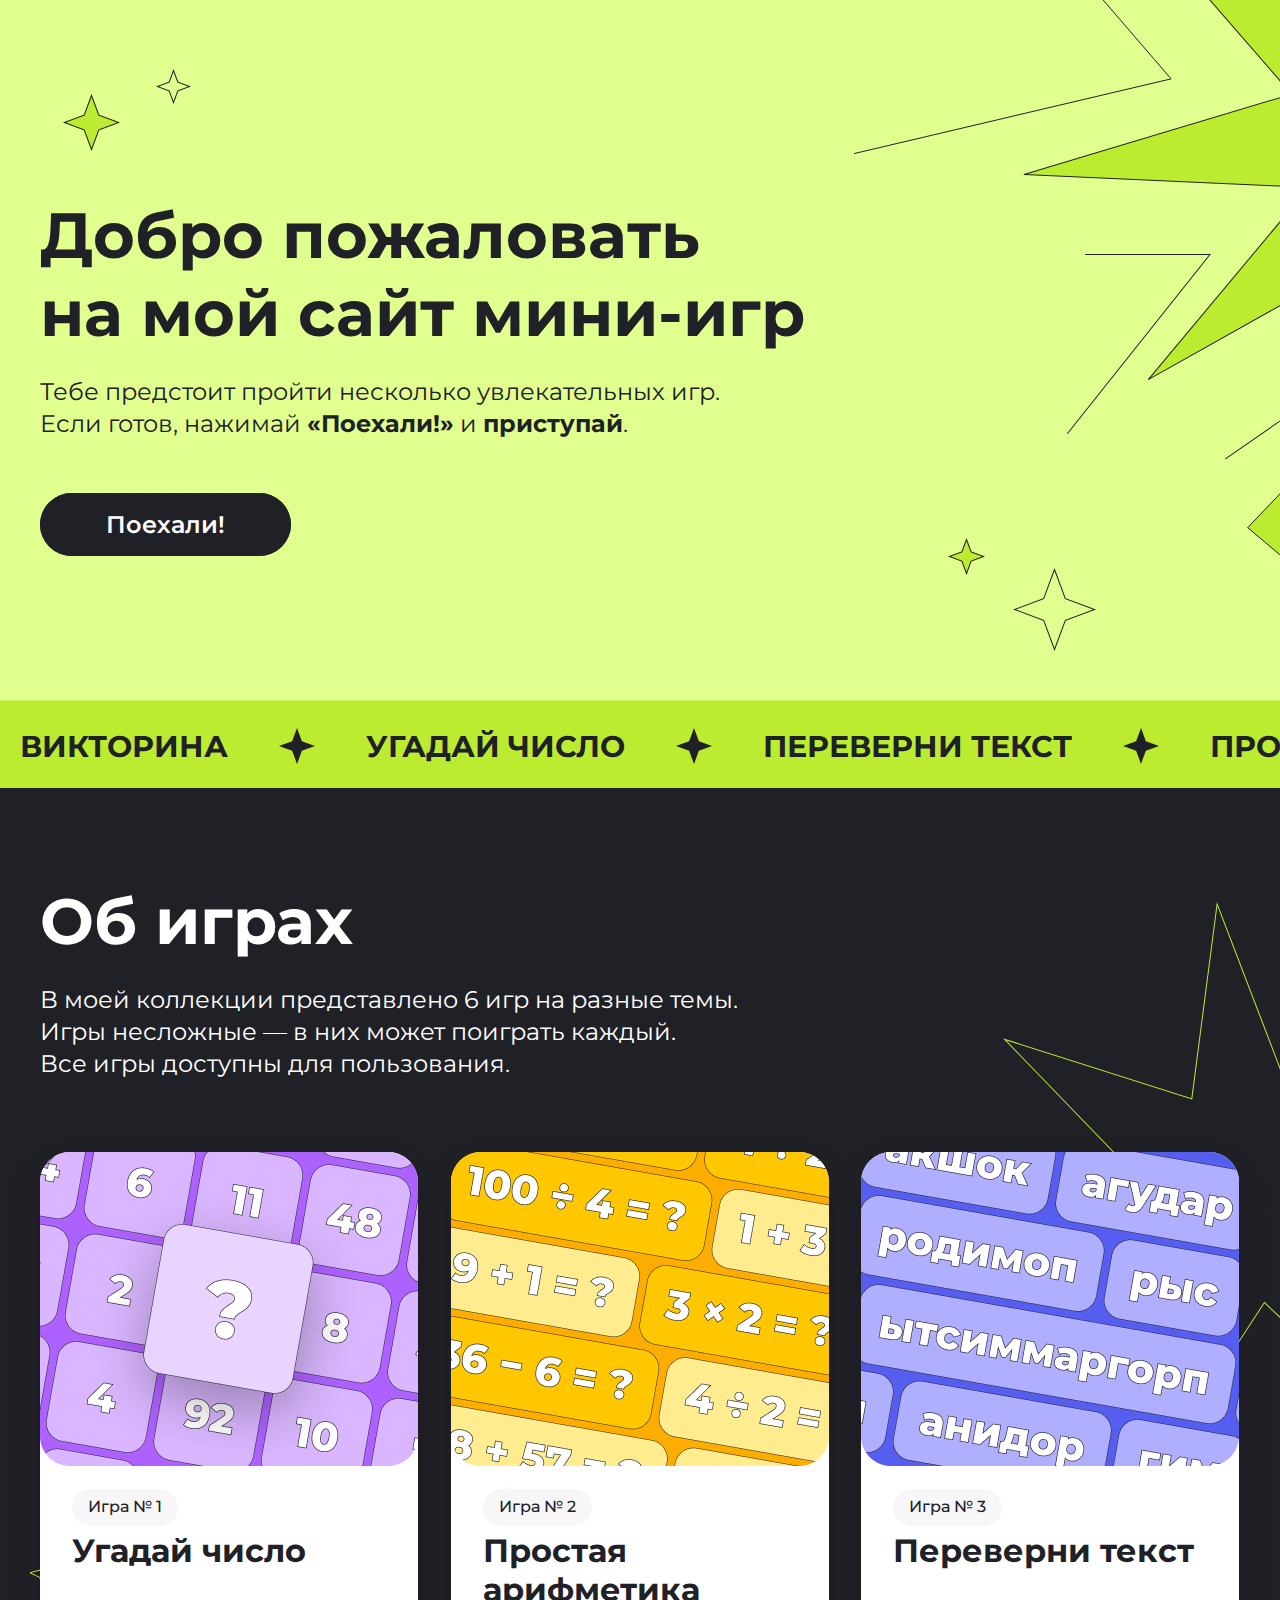
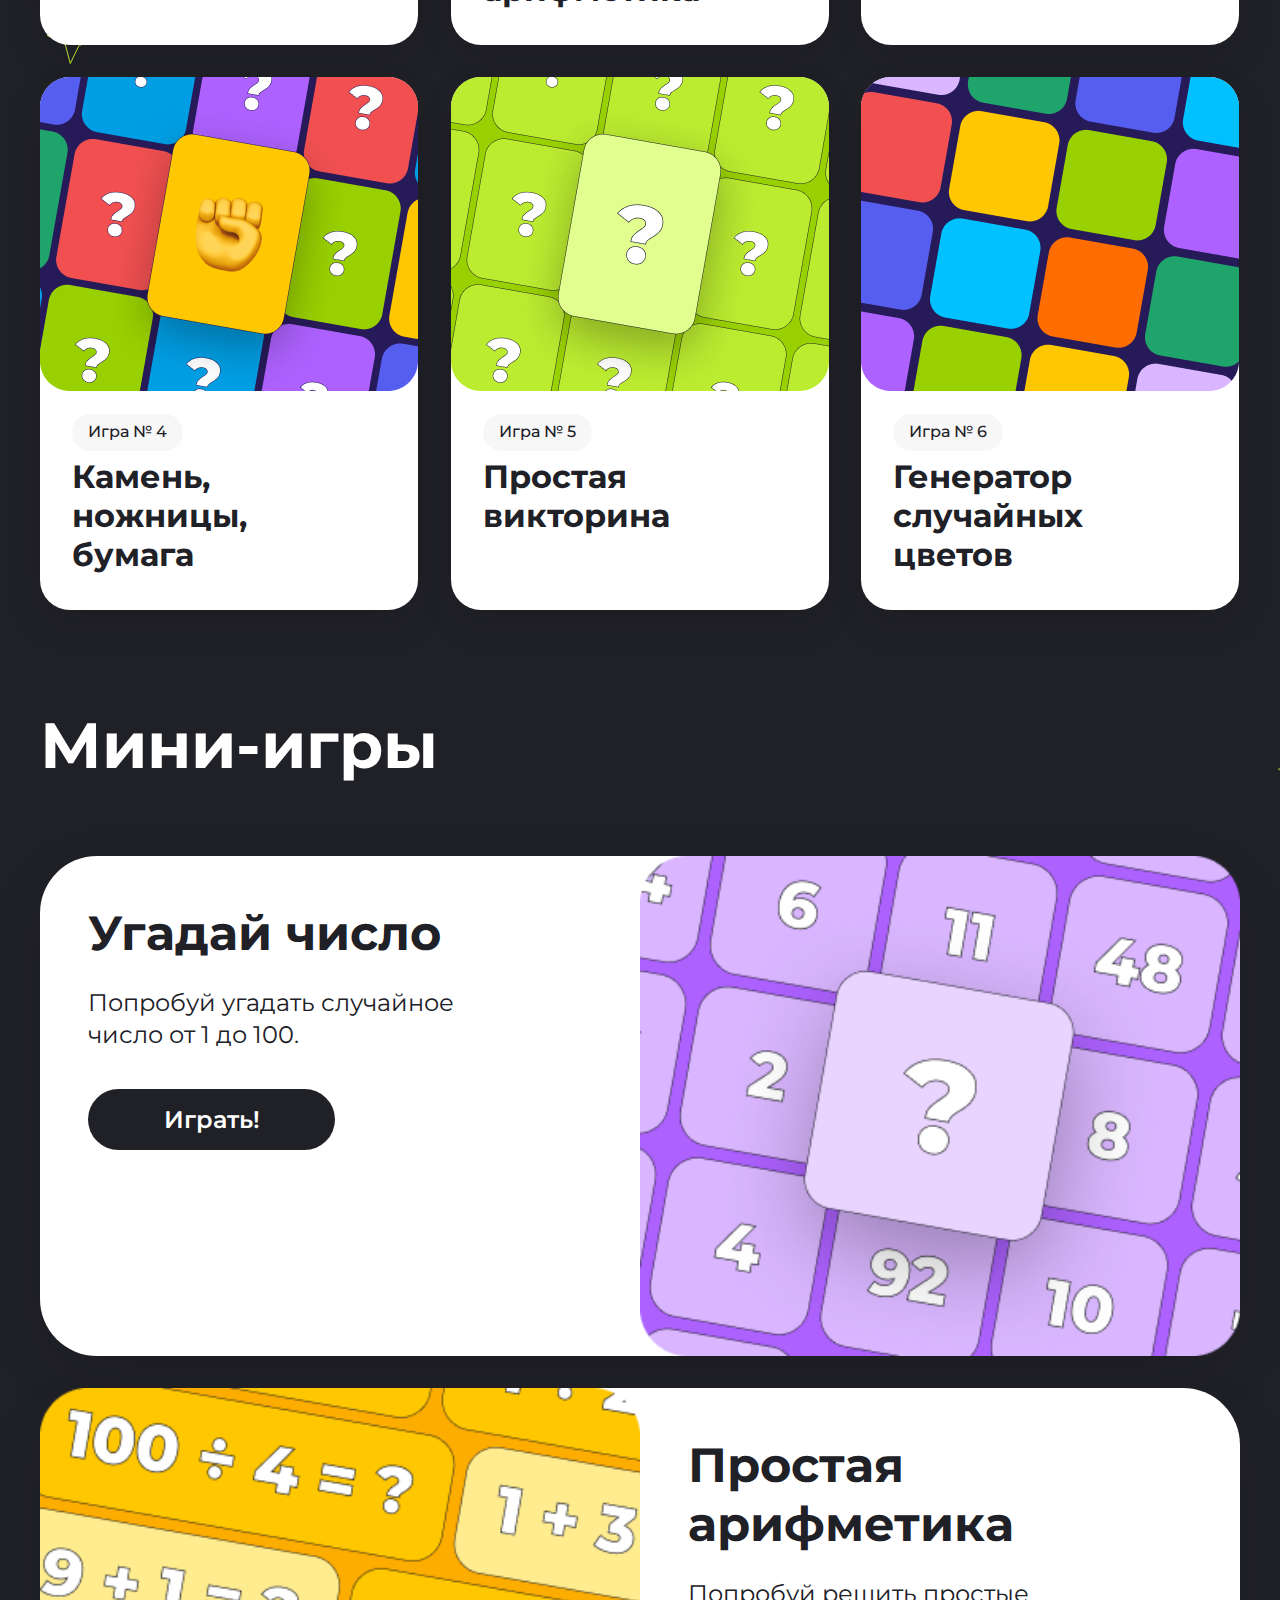
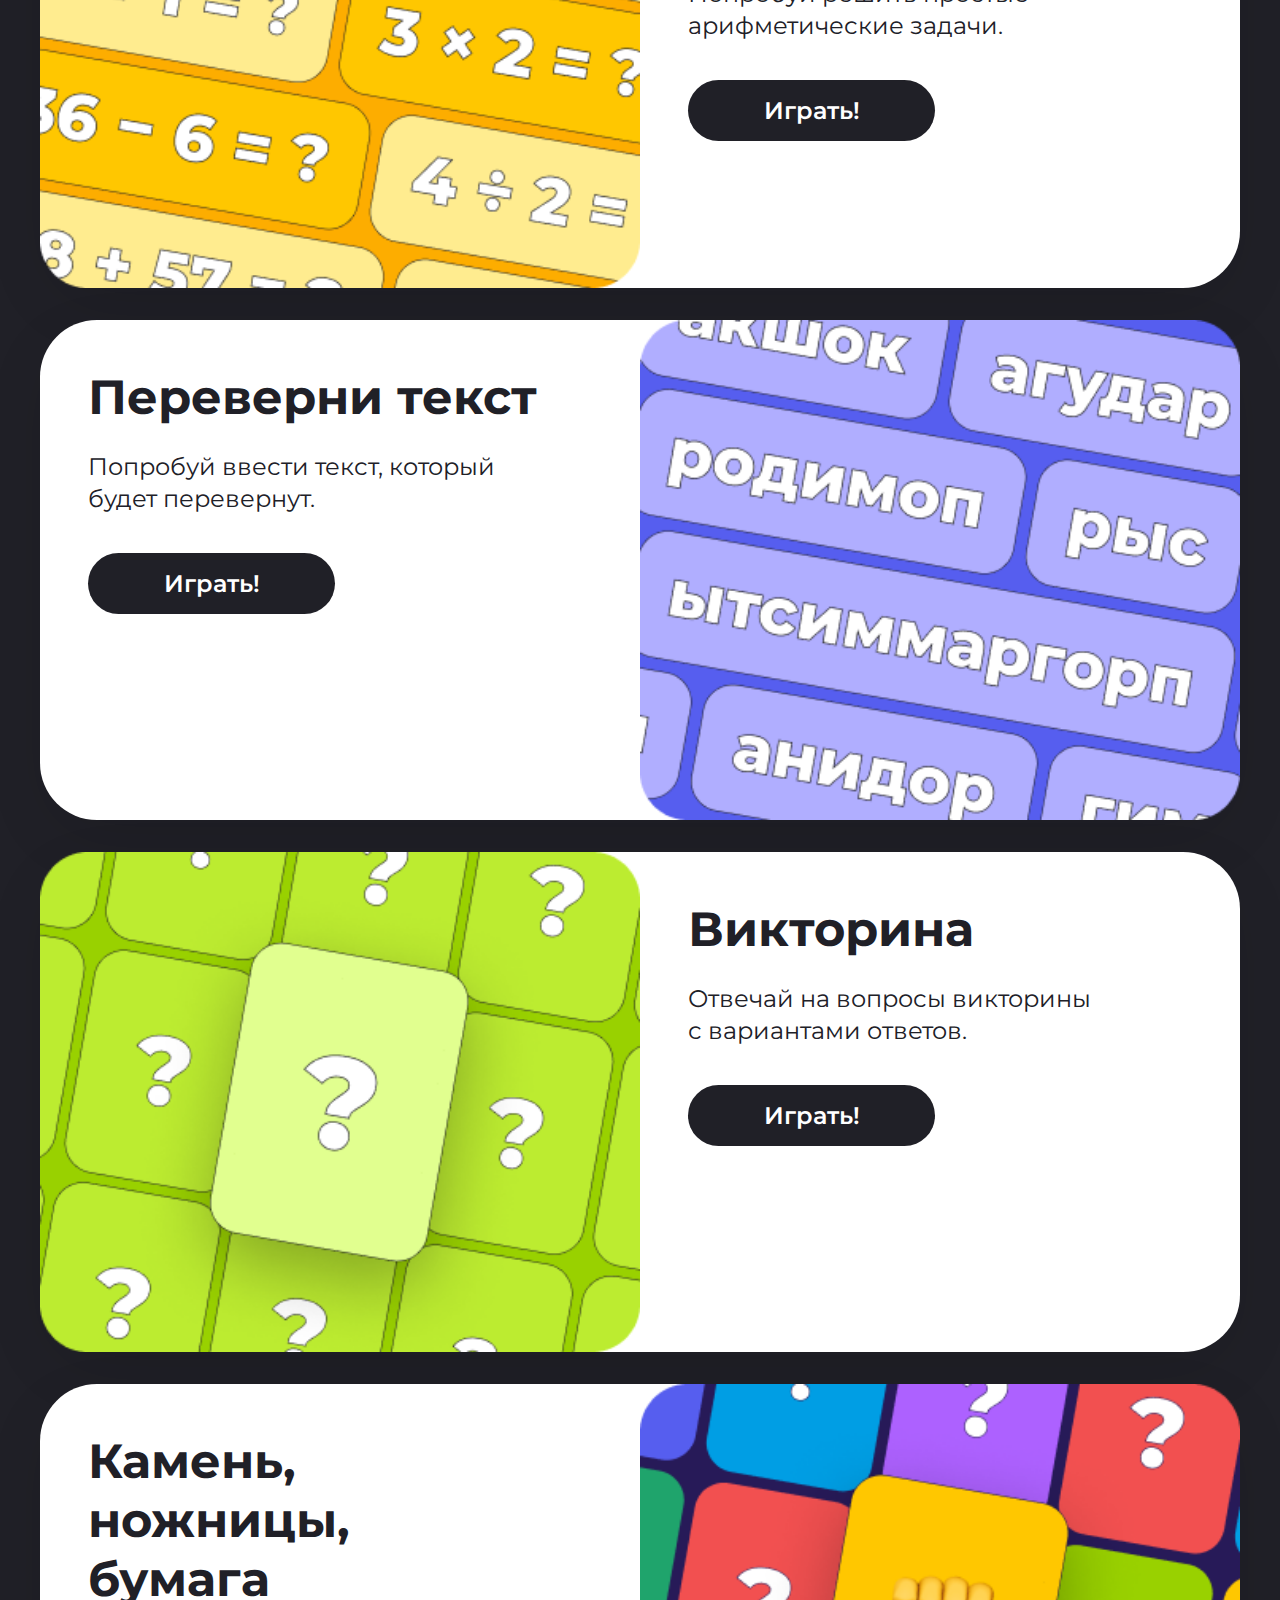
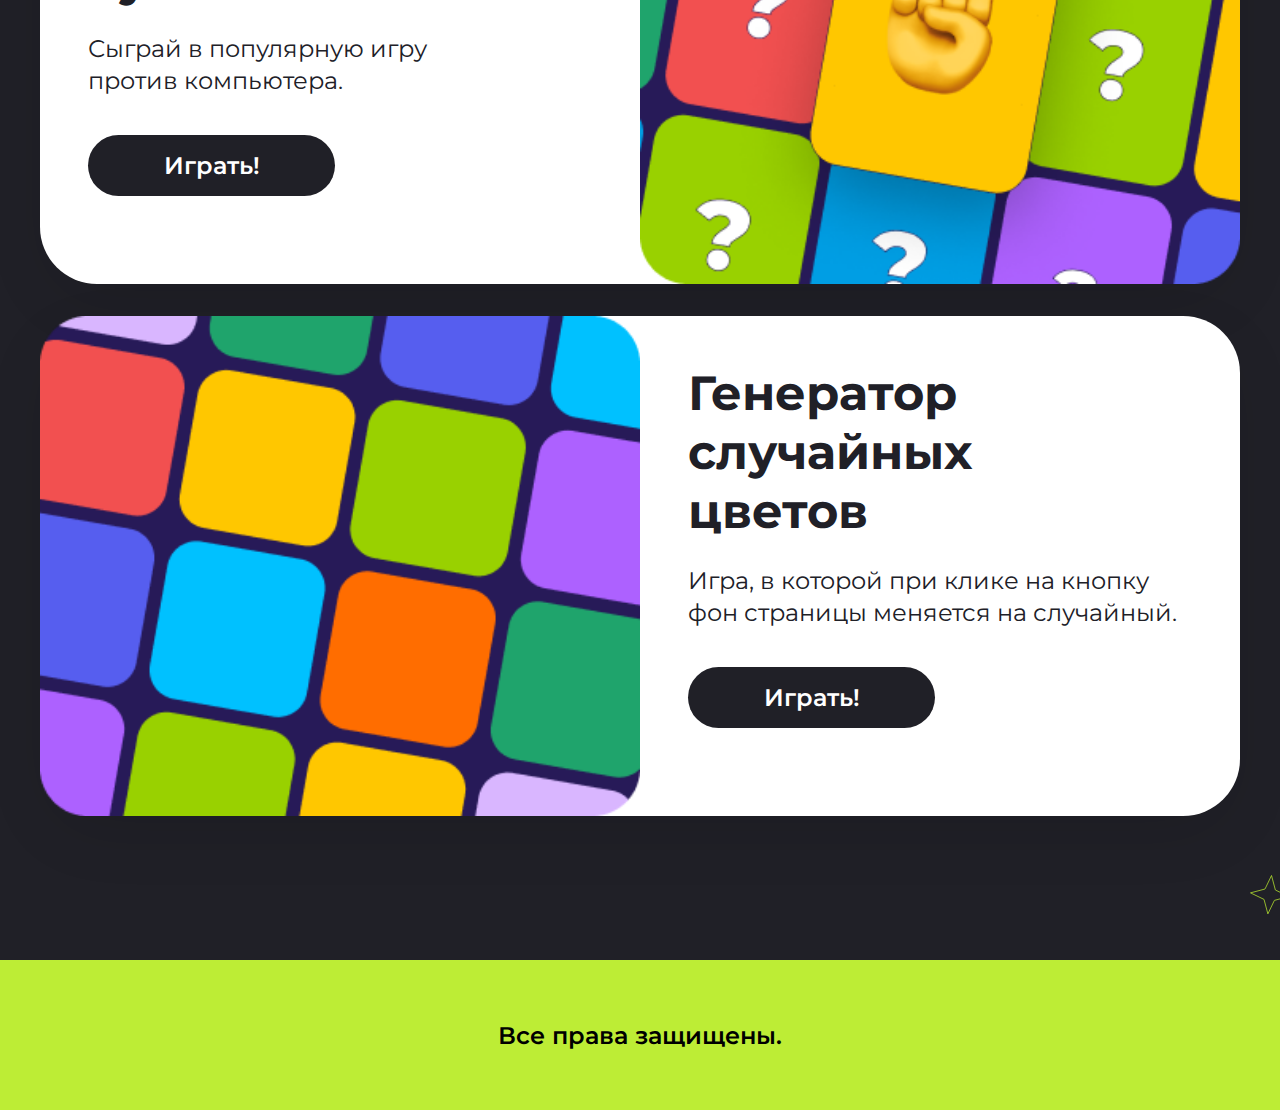
<file: index.html>
<!DOCTYPE html>
<html lang="en">
<head>
    <meta charset="UTF-8">
    <meta name="viewport" content="width=device-width, initial-scale=1.0">
    <link rel="preconnect" href="https://fonts.googleapis.com">
    <link rel="preconnect" href="https://fonts.gstatic.com"     crossorigin>
    <link href="https://fonts.googleapis.com/css2?family=Montserrat:ital,wght@0,100..900;1,100..900&display=swap&subset=cyrillic" rel="stylesheet">
    <link rel="stylesheet" href="style.css">
    <title>Homework</title>
</head>
<body>
    <header class="top center">
        <img class="top__star-2" src="img/Star-2.svg" alt="star">
        <img class="top__star-3" src="img/Star-3.svg" alt="star">
        <img class="top__star-5" src="img/Star-5.svg" alt="star">
        <img class="top__star-4" src="img/Star-4.svg" alt="star">
        <img class="top__BigStar" src="img/BigStar.svg" alt="star">
        <img class="top__ray-1" src="img/ray-1.svg" alt="ray">
        <img class="top__ray-2" src="img/ray-2.svg" alt="ray">
        <img class="top__ray-3" src="img/ray-3.svg" alt="ray">
        <img class="top__ray-4" src="img/ray-4.svg" alt="ray">
        <img class="top__ray-5" src="img/ray-5.svg" alt="ray">

        <div class="top-text">
            <h1 class="top-text__heading">Добро пожаловать <br> на мой сайт мини-игр</h1>
            <p class="top-text__text"> Тебе предстоит пройти несколько увлекательных игр. Если готов, нажимай <span class="top-text__text-go">«Поехали!»</span> и <span class="top-text__text-started">приступай</span>.</p>
            <a href="#games" class="top-text__btn top-text__btn_hover">Поехали!</a>
        </div>

        <div class="line">
            <div class="line__content">
                <p class="line__heading line__heading_indent">Викторина</p>
                <img class="line__Star" src="img/StarLine-1.svg" alt="BlackStar">
                <p class="line__heading">угадай число</p>
                <img class="line__Star" src="img/StarLine-1.svg" alt="BlackStar">
                <p class="line__heading">Переверни текст</p>
                <img class="line__Star" src="img/StarLine-1.svg" alt="BlackStar">
                <p class="line__heading">Простая арифметика</p>
                <img class="line__Star" src="img/StarLine-1.svg" alt="BlackStar">
                <p class="line__heading">Камень, ножницы, бумага</p>
                <img class="line__Star" src="img/StarLine-1.svg" alt="BlackStar">
                <p class="line__heading">Генератор случайных цветов</p>
                <img class="line__Star" src="img/StarLine-1.svg" alt="BlackStar">
            </div>
        </div>
    </header>

    <div id="games" class="Games center">

        <img class="Games__img" src="img/BigStarG.svg" alt="game">

        <img class="Games__decoration1" src="img/Stargame1.svg" alt="game">

        <img class="Games__decoration2" src="img/Stargame2.svg" alt="game">

        <div class="Games__text">
            <p class="Games__heading">Об играх</p>
            <p class="Games__description">В моей коллекции представлено 6 игр на разные темы.<br>Игры несложные — в них может поиграть каждый.<br>
                Все игры доступны для пользования.</p>
        </div>
        <div class="card">
            
            <article class="card__game card__game--hover">
                <a href="#guess" class="card__link">
                    <div class="card__info">
                        <img class="card__img" src="img/game1.png" alt="Игра 'Угадай число'">
                        <div class="card__name">
                            <span class="card__number">Игра № 1</span>
                            <h3 class="card__heading">Угадай число</h3>
                        </div>
                    </div>
                </a>
            </article>

            <article class="card__game card__game--hover">
                <a href="#arithmetic" class="card__link">
                    <div class="card__info">
                        <img class="card__img" src="img/game2.png" alt="Игра 'Простая арифметика'">
                        <div class="card__name">
                            <span class="card__number">Игра № 2</span>
                            <h3 class="card__heading">Простая арифметика</h3>
                        </div>
                    </div>
                </a>
            </article>

            <article class="card__game card__game--hover">
                <a href="#text" class="card__link">
                    <div class="card__info">
                        <img class="card__img" src="img/game3.png" alt="Игра 'Переверни текст'">
                        <div class="card__name">
                            <span class="card__number">Игра № 3</span>
                            <h3 class="card__heading">Переверни текст</h3>
                        </div>
                    </div>
                </a>
            </article>

            <article class="card__game card__game--hover">
                <a href="#stone" class="card__link">
                    <div class="card__info">
                        <img class="card__img" src="img/game4.png" alt="Игра 'Камень, ножницы, бумага'">
                        <div class="card__name">
                            <span class="card__number">Игра № 4</span>
                            <h3 class="card__heading">Камень, <br> ножницы, <br> бумага</h3>
                        </div>
                    </div>
                </a>
            </article>

            <article class="card__game card__game--hover">
                <a href="#quiz" class="card__link">
                    <div class="card__info">
                        <img class="card__img" src="img/game5.png" alt="Игра 'Простая викторина'">
                        <div class="card__name">
                            <span class="card__number">Игра № 5</span>
                            <h3 class="card__heading">Простая <br> викторина</h3>
                        </div>
                    </div>
                </a>
            </article>

            <article class="card__game card__game--hover">
                <a href="#generator" class="card__link">
                    <div class="card__info">
                        <img class="card__img" src="img/game6.png" alt="Игра 'Генератор случайных цветов'">
                        <div class="card__name">
                            <span class="card__number">Игра № 6</span>
                            <h3 class="card__heading">Генератор <br> случайных <br> цветов</h3>
                        </div>
                    </div>
                </a>
            </article>
        </div>
    </div>
    <div id="mini-game" class="mini-game center">

        <img class="mini-game__star1" src="img/Stargame1.svg" alt="mini-game">

        <img class="mini-game__star2" src="img/Stargame1.svg" alt="mini-game">

        <img class="mini-game__star3" src="img/Stargame1.svg" alt="mini-game">

        <img class="mini-game__star4" src="img/Stargame1.svg" alt="mini-game">
        <section class="mini-game__content">
            <h2 class="mini-game__heading">Мини-игры</h2>
            <div class="game-card">
                <article id="guess" class="game-card__number">
                    <div class="game-card__info">
                        <div class="game-card__name">
                            <h2 class="game-card__heading">Угадай число</h2>
                            <p class="game-card__text">Попробуй угадать случайное <br> число от 1 до 100.</p>
                            <a class="game-card__btn game-card__btn_hover" href="#">Играть!</a>
                        </div>
                        <img class="game-card__img" src="img/game1.png" alt="Угадай число">
                    </div>
                </article>

                <article id="arithmetic" class="game-card__number">
                    <div class="game-card__info game-card__info_flex">
                        <img class="game-card__img" src="img/game2.png" alt="Простая арифметика">
                        <div class="game-card__name">
                            <h2 class="game-card__heading">Простая арифметика</h2>
                            <p class="game-card__text">Попробуй решить простые арифметические задачи.</p>
                            <a class="game-card__btn game-card__btn_hover" href="#">Играть!</a>
                        </div>                        
                    </div>
                </article>

                <article id="text" class="game-card__number">
                    <div class="game-card__info">
                        <div class="game-card__name">
                            <h2 class="game-card__heading">Переверни текст</h2>
                            <p class="game-card__text">Попробуй ввести текст, который <br> будет перевернут.</p>
                            <a class="game-card__btn game-card__btn_hover" href="#">Играть!</a>
                        </div>
                        <img class="game-card__img" src="img/game3.png" alt="Переверни текст">
                    </div>
                </article>

                <article id="quiz" class="game-card__number">
                    <div class="game-card__info game-card__info_flex">
                         <img class="game-card__img" src="img/game5.png" alt="Викторина">
                        <div class="game-card__name">
                            <h2 class="game-card__heading">Викторина</h2>
                            <p class="game-card__text">Отвечай на вопросы викторины <br> с вариантами ответов.</p>
                            <a class="game-card__btn game-card__btn_hover" href="#">Играть!</a>
                        </div>                        
                    </div>
                </article>

                <article id="stone" class="game-card__number">
                    <div class="game-card__info">
                        <div class="game-card__name">
                            <h2 class="game-card__heading">Камень, <br> ножницы, <br> бумага</h2>
                            <p class="game-card__text">Сыграй в популярную игру <br> против компьютера.</p>
                            <a class="game-card__btn game-card__btn_hover" href="#">Играть!</a>
                        </div>
                        <img class="game-card__img" src="img/game4.png" alt="Камень, ножницы, бумага">
                    </div>
                </article>

                <article id="generator" class="game-card__number">
                    <div class="game-card__info game-card__info_flex">
                         <img class="game-card__img" src="img/game6.png" alt="Генератор случайных цветов">
                        <div class="game-card__name">
                            <h2 class="game-card__heading">Генератор случайных <br> цветов</h2>
                            <p class="game-card__text">Игра, в которой при клике на кнопку фон страницы меняется на случайный.</p>
                            <a class="game-card__btn game-card__btn_hover" href="#">Играть!</a>
                        </div>                        
                    </div>
                </article>
            </div>
        </section>
    </div>
    <footer class="footer">
        <p class="footer__text">Все права защищены.</p>
    </footer>
    <script src="Script.js"></script>
</body>
</html>
</file>
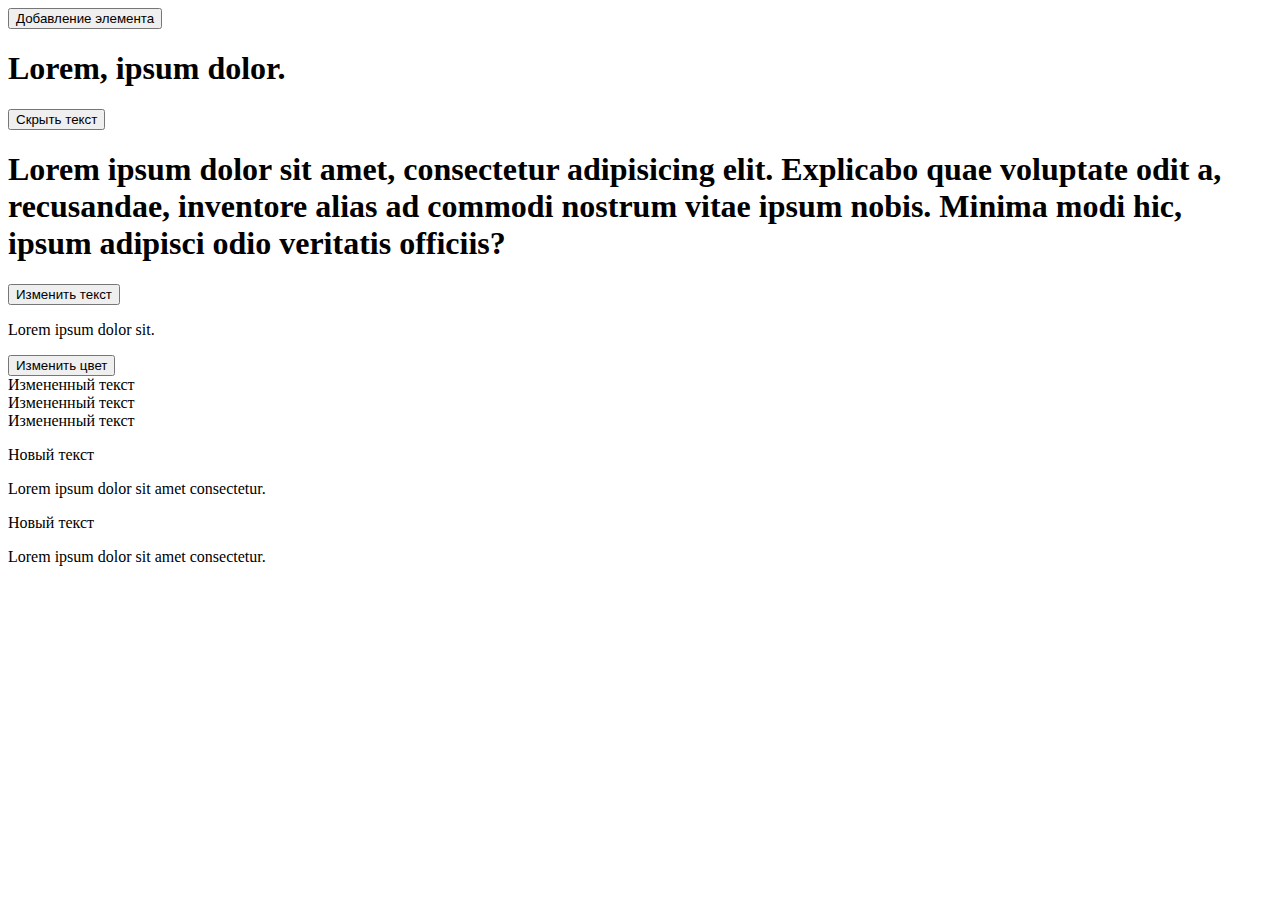
<file: DOM.html>
<!DOCTYPE html>
<html lang="en">
<head>
    <meta charset="UTF-8">
    <meta name="viewport" content="width=device-width, initial-scale=1.0">
    <title>DOM</title>
    <style>
        .top_hidden{
            display: none;
        }
    </style>
</head>
<body>
 
    <button class="btnNewElement">Добавление элемента</button>

    <h1 class="top">Lorem, ipsum dolor.</h1>

    <button class="btn-top">Скрыть текст</button>

    <h1 class="heading">Lorem ipsum dolor sit amet, consectetur adipisicing elit. Explicabo quae voluptate odit a, recusandae, inventore alias ad commodi nostrum vitae ipsum nobis. Minima modi hic, ipsum adipisci odio veritatis officiis?</h1>

    <button class="btn">Изменить текст</button>

    <p class="text">Lorem ipsum dolor sit.</p>

    <button class="btn-text">Изменить цвет</button>

    <div class="description">Lorem ipsum dolor sit amet.</div>
    <div class="description">Lorem ipsum dolor sit amet.</div>
    <div class="description">Lorem ipsum dolor sit amet.</div>

    <p class="descriptions">Lorem ipsum dolor sit amet consectetur.</p>
    <p class="paragraph">Lorem ipsum dolor sit amet consectetur.</p>
    <p class="descriptions">Lorem ipsum dolor sit amet consectetur.</p>
    <p class="prg">Lorem ipsum dolor sit amet consectetur.</p>

    <script src="DOM.js"></script>
</body>
</html>
</file>
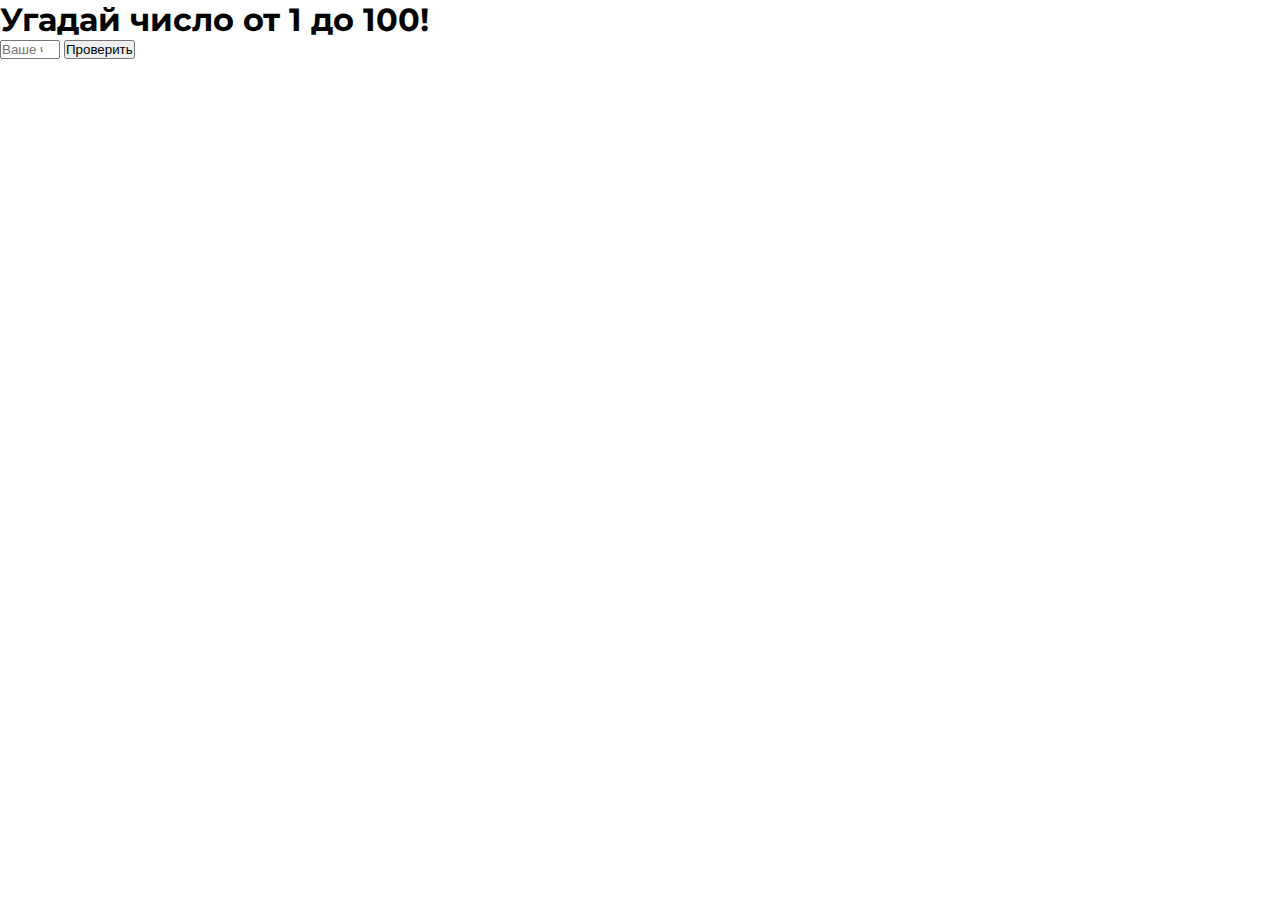
<file: game1.html>
<!DOCTYPE html>
<html lang="en">
<head>
    <meta charset="UTF-8">
    <meta name="viewport" content="width=device-width, initial-scale=1.0">
    <link rel="preconnect" href="https://fonts.googleapis.com">
    <link rel="preconnect" href="https://fonts.gstatic.com" crossorigin>
    <link href="https://fonts.googleapis.com/css2?family=Montserrat:ital,wght@0,100..900;1,100..900&display=swap&subset=cyrillic" rel="stylesheet">
    <link rel="stylesheet" href="style.css">
    <title>Угадай число</title>
</head>
<body>
    <div class="game-container">
        <h1>Угадай число от 1 до 100!</h1>
        <div class="input-group">
            <input type="number" id="guessInput" min="1" max="100" placeholder="Ваше число">
            <button onclick="checkGuess()">Проверить</button>
        </div>
        <div id="message"></div>
    </div>

    <script src="game1.js"></script>
</body>
</html>
</file>
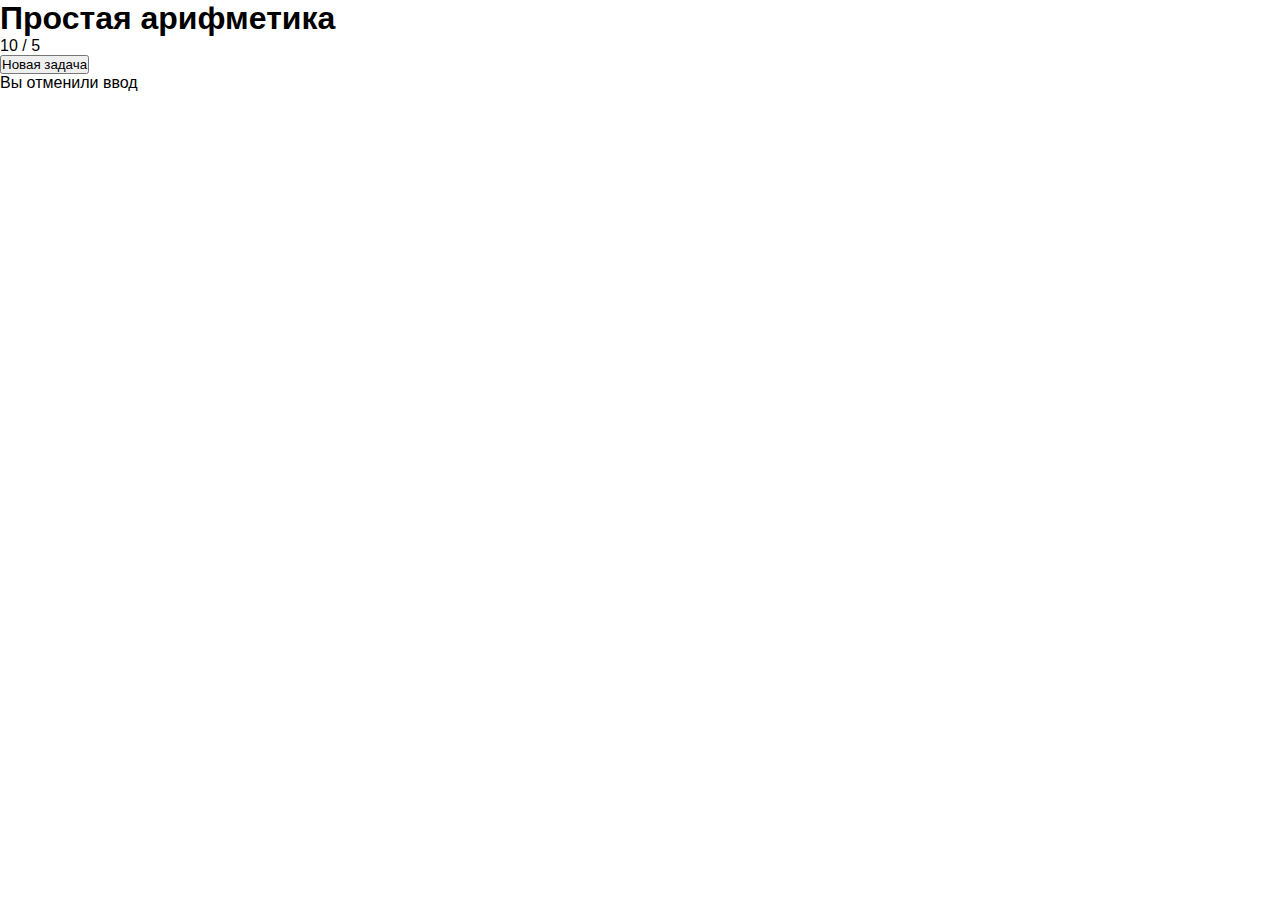
<file: game2.html>
<!DOCTYPE html>
<html lang="ru">
<head>
    <meta charset="UTF-8">
    <meta name="viewport" content="width=device-width, initial-scale=1.0">
    <link rel="stylesheet" href="style.css">
    <title>Простая арифметика</title>  
</head>
<body>
    <main class="game">
    <h1>Простая арифметика</h1>
    <div class="task" id="task"></div>
    <button onclick="startGame()">Новая задача</button>
    <div class="result" id="result"></div> </main> 
    <script src=game2.js></script>  
</body>
</html>
</file>
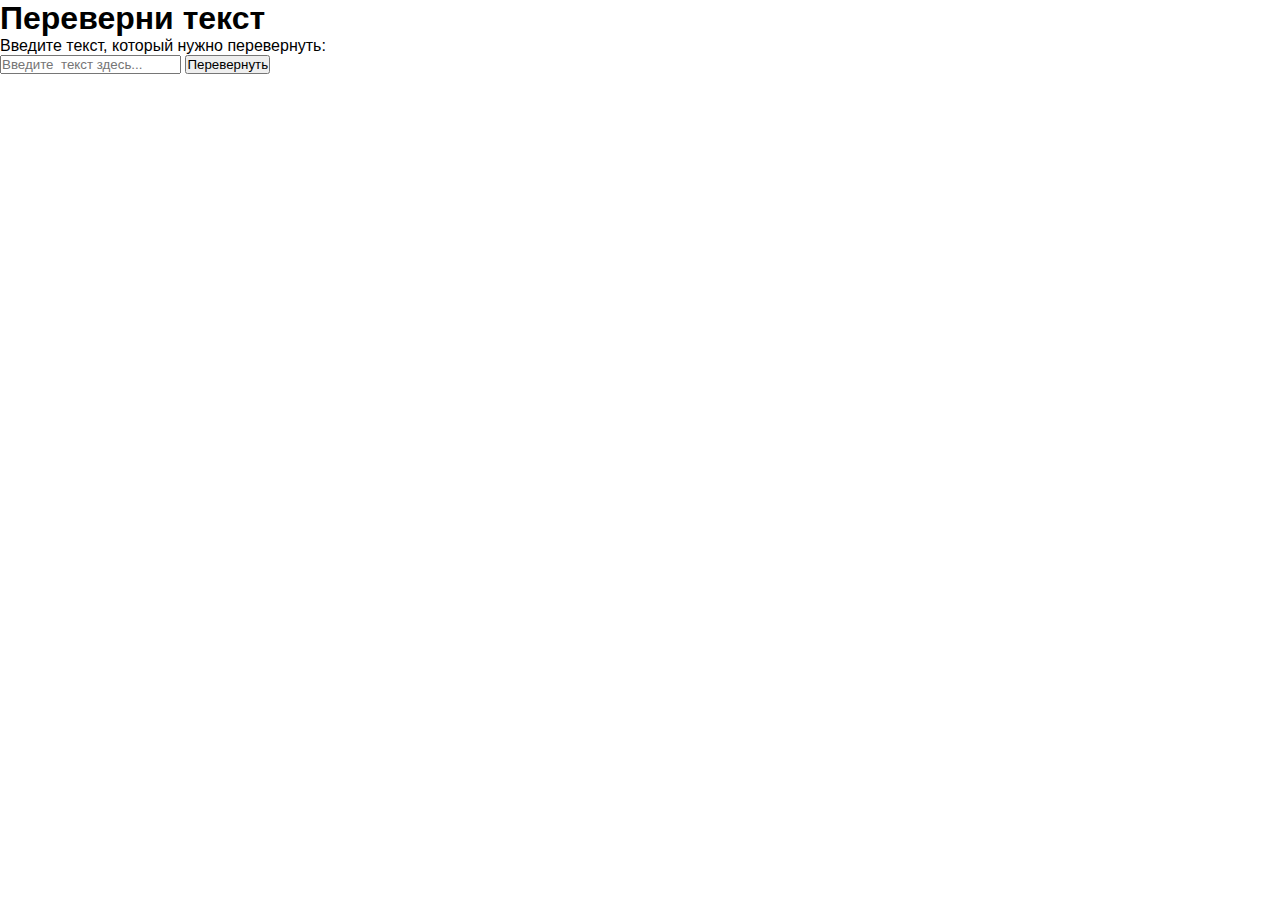
<file: game3.html>
<!DOCTYPE html>
<html lang="ru">
<head>
    <meta charset="UTF-8">
    <meta name="viewport" content="width=device-width, initial-scale=1.0">
    <link rel="stylesheet" href="style.css">
    <title>Переверни текст</title>
    
</head>
<body>
    <main class="game-text">
        <div class="container">
            <h1>Переверни текст</h1>
            <p>Введите текст, который нужно перевернуть:</p>
            <input type="text" id="userInput" placeholder="Введите  текст здесь...">
            <button onclick="reverseText()">Перевернуть</button>
            <div id="result"></div>
        </div>
    </main>
    <script src="game3.js"></script>
</body>
</html>
</file>
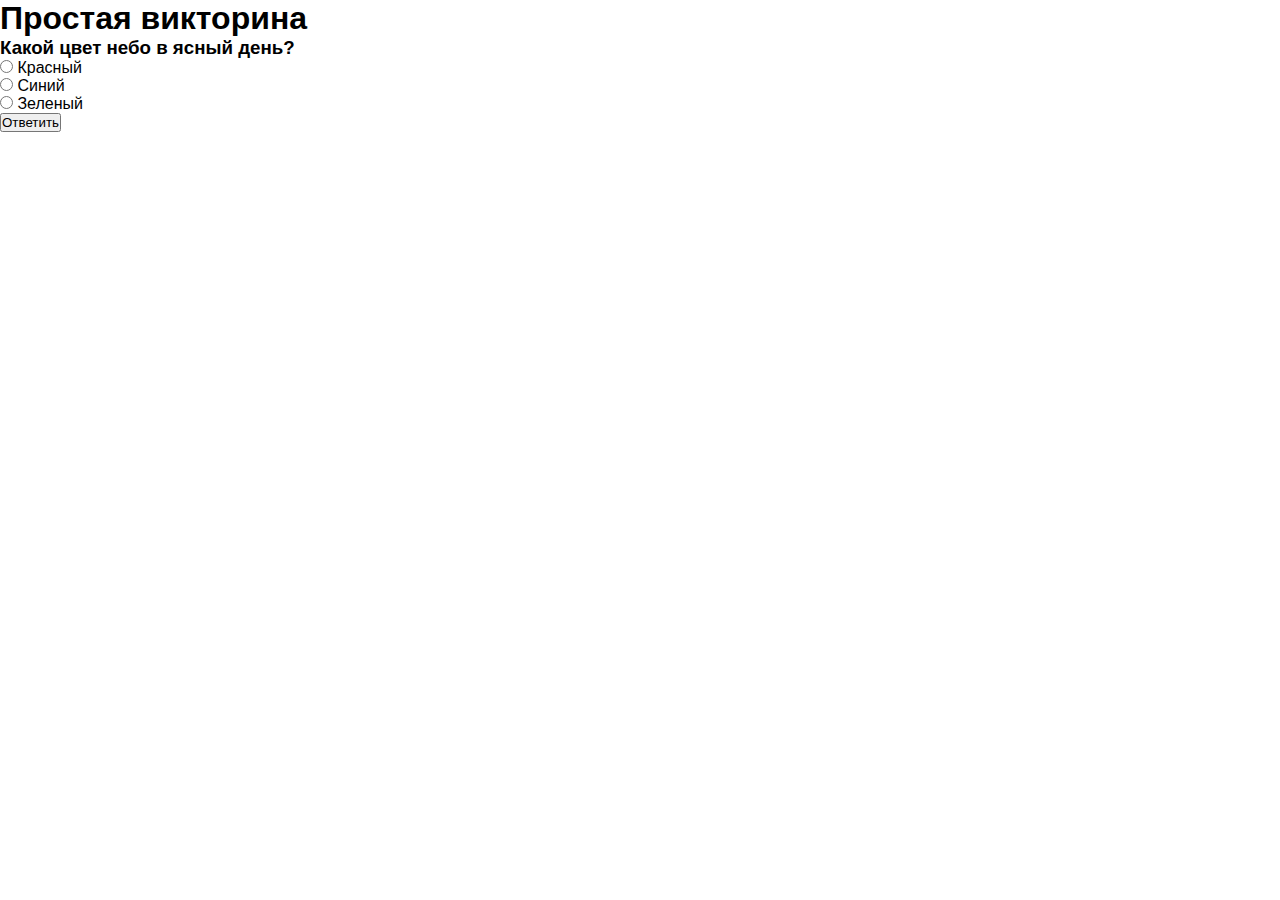
<file: game4.html>
<!DOCTYPE html>
<html lang="ru">
<head>
    <meta charset="UTF-8">
    <meta name="viewport" content="width=device-width, initial-scale=1.0">
    <link rel="stylesheet" href="style.css">
    <title>Простая викторина</title>
</head>
<body>
    <main class="game-quiz">
    <h1>Простая викторина</h1>
    <div id="quiz-container"></div>
    <div id="result"></div> 
    </main>
    <script src="game4.js"></script>   
</body>
</html>
</file>
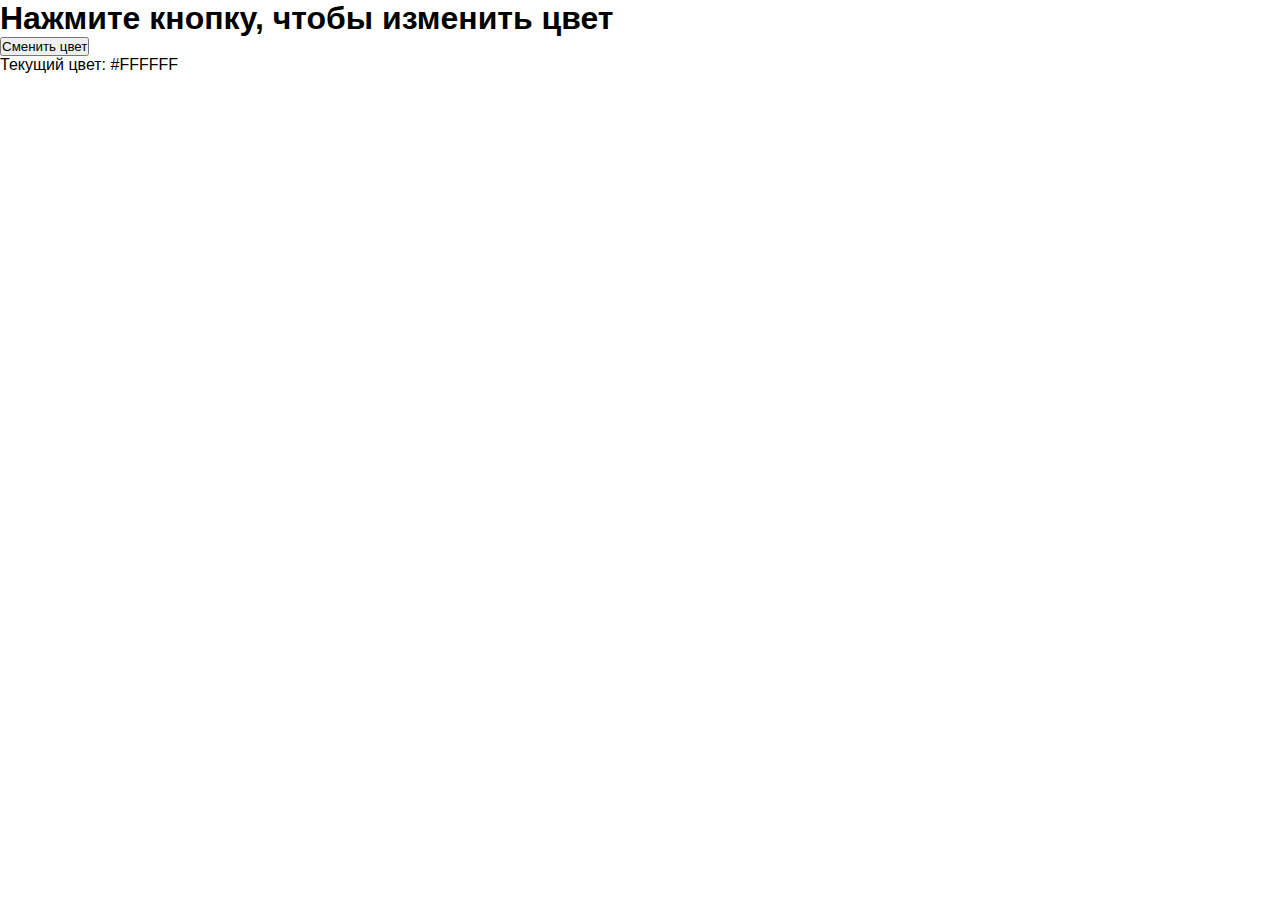
<file: game6.html>
<!DOCTYPE html>
<html lang="ru">
<head>
    <meta charset="UTF-8">
    <meta name="viewport" content="width=device-width, initial-scale=1.0">
    <link rel="stylesheet" href="style.css">
    <title>Генератор случайных цветов</title>
    
</head>
<body>
    <main class="generator-color">
        <h1 class="generator-color_heading">Нажмите кнопку, чтобы изменить цвет</h1>
        <button class="generator-color_btn">Сменить цвет</button>
        <div class="generator-color_code">Текущий цвет: #FFFFFF</div>
    </main>
    <script src="game6.js"></script>
</body>
</html>
</file>
<file: style.css>
* {
  padding: 0;
  margin: 0;
}

html {
  scroll-behavior: smooth;
}

body {
  font-family: "Montserrat", sans-serif;
}

a {
  text-decoration: none;
}

.center {
  padding-left: calc(50% - 600px);
  padding-right: calc(50% - 600px);
}

.top {
  overflow: hidden;
  position: relative;
  background: rgb(225, 255, 143);
}

.top__star-2 {
  position: absolute;
  left: 63px;
  top: 94px;
}

.top__star-3 {
  position: absolute;
  left: 156px;
  top: 69px;
}

.top__star-4 {
  position: absolute;
  left: 1013px;
  top: 568px;
}

.top__star-5 {
  position: absolute;
  left: 948px;
  top: 538px;
}

.top__BigStar {
  position: absolute;
  left: 1021px;
  top: -260.29px;
}

.top__ray-1 {
  position: absolute;
  left: 854px;
  top: -10px;
}

.top__ray-2 {
  position: absolute;
  left: 1067px;
  top: 254px;
}

.top__ray-3 {
  position: absolute;
  left: 1225px;
  top: 379px;
}

.top__ray-4 {
  position: absolute;
  left: 1247px;
  top: 468px;
}

.top__ray-5 {
  position: absolute;
  left: 1345px;
  top: 663px;
}

.top-text {
  padding-top: 196px;
  padding-bottom: 246px;
}

.top-text__heading {
  color: rgb(32, 32, 39);
  font-size: 64px;
  font-weight: 700;
  line-height: 78px;
  text-align: left;
}

.top-text__text {
  color: rgb(32, 32, 39);
  font-size: 24px;
  font-weight: 400;
  line-height: 32px;
  text-align: left;
  padding-top: 24px;
  padding-bottom: 68px;
  max-width: 720px;
}

.top-text__btn {
  box-sizing: border-box;
  border: 1px solid rgb(32, 32, 39);
  border-radius: 60px;
  background: rgb(32, 32, 39);
  color: rgb(255, 255, 255);
  font-family: Montserrat;
  font-size: 24px;
  font-weight: 600;
  line-height: 141.69%;
  text-align: center;
  padding: 16px 65px;
}

.top-text__btn_hover:hover {
  color: rgb(0, 0, 0);
  font-family: Montserrat;
  font-size: 24px;
  font-weight: 600;
  line-height: 141.69%;
  text-align: center;
  box-sizing: border-box;
  border: 1px solid rgb(0, 0, 0);
  border-radius: 60px;
  background: rgb(255, 255, 255);
  transition: 0.3s;
}

.top-text__text-go {
  font-weight: bold;
}

.top-text__text-started {
  font-weight: bold;
}

.line {
  display: flex;
  flex-wrap: wrap;
  align-items: center;
  flex-direction: row;
  width: 2988px;
  box-sizing: border-box;
  border: 1px solid rgba(255, 255, 255, 0.2);
  -webkit-backdrop-filter: blur(50px);
          backdrop-filter: blur(50px);
  background: rgb(188, 236, 48);
  position: absolute;
  z-index: 2;
  left: -30px;
  top: 700px;
  height: 90px;
}
.line__content {
  display: flex;
  flex-wrap: wrap;
  align-items: center;
  width: 100%;
}

.line__heading {
  color: rgb(32, 32, 39);
  font-family: Montserrat;
  font-size: 30px;
  font-weight: 700;
  line-height: 110%;
  text-align: left;
  text-transform: uppercase;
}

.line__Star {
  padding: 27px 51px;
}

.line__heading_indent {
  padding-left: 49px;
}

.Games {
  position: relative;
  background: rgb(32, 32, 39);
  padding-top: 94px;
  overflow: hidden;
  z-index: 1;
}

.Games__img {
  position: absolute;
  left: 976px;
  top: 114px;
  z-index: -1;
}

.Games__heading {
  color: rgb(255, 255, 255);
  font-family: Montserrat;
  font-size: 64px;
  font-weight: 700;
  line-height: 78px;
  text-align: left;
  padding-bottom: 24px;
}

.Games__decoration1 {
  position: absolute;
  left: 45.18px;
  top: 822px;
  z-index: -1;
}

.Games__decoration2 {
  position: absolute;
  left: 27.97px;
  top: 770px;
  z-index: -1;
}

.Games__description {
  color: rgb(255, 255, 255);
  font-family: Montserrat;
  font-size: 24px;
  font-weight: 400;
  line-height: 32px;
  text-align: left;
}

.card {
  padding-top: 72px;
  padding-bottom: 50px;
  font-size: 0;
  display: grid;
  grid-template-columns: repeat(auto-fit, minmax(378px, 1fr));
  gap: 32px;
}

.card__info {
  width: 378px;
  height: 100%;
  box-sizing: border-box;
  border-radius: 30px;
  box-shadow: 0px 12.61px 42.25px -7.57px rgba(0, 0, 0, 0.13);
  background: rgb(255, 255, 255);
}

.card__img {
  width: 100%;
}

.card__name {
  padding: 32px 32px 36px 32px;
}

.card__number {
  padding: 8px 16px 10px 16px;
  border-radius: 52.58px;
  background: rgb(247, 247, 247);
  color: rgb(32, 32, 39);
  font-family: Montserrat;
  font-size: 16px;
  font-weight: 500;
  line-height: 110%;
  text-align: left;
  width: 80px;
}

.card__heading {
  color: rgb(32, 32, 39);
  font-family: Montserrat;
  font-size: 32px;
  font-weight: 700;
  line-height: 39px;
  text-align: left;
  padding-top: 16px;
}

.card__link {
  display: inline-block;
  width: 378px;
  height: 100%;
  color: inherit;
}

.card__game--hover:hover {
  transform: scale(1.05);
  transition: 0.3s;
}

.mini-game {
  position: relative;
  background: rgb(32, 32, 39);
  padding-top: 46px;
  padding-bottom: 144px;
}
.mini-game__heading {
  color: rgb(255, 255, 255);
  font-size: 64px;
  font-weight: 700;
  line-height: 78px;
  text-align: left;
  padding-bottom: 72px;
}
.mini-game__star1 {
  position: absolute;
  top: 93px;
  left: 1277px;
  width: 35.15px;
}
.mini-game__star2 {
  position: absolute;
  top: 126px;
  left: 1320px;
  width: 68.86px;
}
.mini-game__star3 {
  position: absolute;
  top: 3366px;
  left: 1319px;
  width: 69px;
}
.mini-game__star4 {
  position: absolute;
  top: 3414px;
  left: 1249px;
  width: 41px;
}

.game-card {
  display: flex;
  flex-direction: column;
  gap: 32px;
}
.game-card__info {
  border-radius: 57px;
  box-shadow: 0px 20px 67px -12px rgba(0, 0, 0, 0.13);
  background: rgb(255, 255, 255);
  display: flex;
  flex-direction: row;
  width: 100%;
}
.game-card__name {
  width: 100%;
  padding: 48px;
}
.game-card__heading {
  color: rgb(32, 32, 39);
  font-size: 48px;
  font-weight: 700;
  line-height: 59px;
  text-align: left;
  padding-bottom: 24px;
}
.game-card__text {
  color: rgb(32, 32, 39);
  font-size: 24px;
  font-weight: 400;
  line-height: 32px;
  text-align: left;
  padding-bottom: 52px;
}
.game-card__btn {
  color: rgb(255, 255, 255);
  font-size: 24px;
  font-weight: 600;
  line-height: 141.69%;
  text-align: center;
  border-radius: 60px;
  background: rgb(32, 32, 39);
  padding: 16px 75.5px;
}
.game-card__btn_hover:hover {
  box-sizing: border-box;
  border: 1px solid rgb(0, 0, 0);
  border-radius: 60px;
  background: transparent;
  color: rgb(32, 32, 39);
  font-size: 24px;
  font-weight: 600;
  line-height: 141.69%;
  text-align: center;
  transition: 0.3s ease;
}
.game-card__img {
  max-width: 600px;
  height: 500px;
}

.footer {
  background: rgb(189, 237, 53);
  height: 150px;
  display: flex;
  flex-direction: column;
  justify-content: center;
}
.footer__text {
  color: rgb(0, 0, 0);
  font-size: 24px;
  font-weight: 600;
  line-height: 29px;
  text-align: center;
}

@media (max-width: 376px) {
  .top-text {
    padding-top: 147px;
    padding-bottom: 182px;
    display: flex;
    flex-direction: column;
    flex-wrap: wrap;
    align-items: center;
  }
  .top-text__heading {
    color: rgb(32, 32, 39);
    font-size: 40px;
    font-weight: 700;
    line-height: 49px;
    text-align: center;
  }
  .top-text__text {
    color: rgb(32, 32, 39);
    font-size: 16px;
    font-weight: 400;
    line-height: 20px;
    text-align: center;
    max-width: 296px;
    padding-bottom: 36px;
  }
  .top-text__btn {
    font-size: 16px;
    padding: 16px 103.5px;
  }
  .top-text__btn_hover:hover {
    box-sizing: border-box;
    border: 1px solid rgb(32, 32, 39);
    border-radius: 60px;
    background: rgb(32, 32, 39);
    color: rgb(255, 255, 255);
    font-size: 16px;
    font-weight: 600;
    line-height: 141.69%;
    text-align: center;
  }
  .top__BigStar {
    width: 223.52px;
    left: 232.81px;
    top: -84.43px;
  }
  .top__star-2 {
    width: 35px;
    top: 97px;
    left: 38px;
  }
  .top__star-3 {
    width: 21px;
    top: 64px;
    left: 92px;
  }
  .top__star-4 {
    left: 304px;
    top: 580px;
    width: 39px;
    height: 41px;
  }
  .top__star-5 {
    left: 273px;
    top: 557px;
    width: 18px;
  }
  .line {
    top: 651px;
    width: 1717.4px;
    height: 51.34px;
    flex-wrap: nowrap;
  }
  .line__heading {
    font-size: 16px;
  }
  .line__Star {
    width: 19.34px;
    height: 19.34px;
    padding: 16px 27px;
  }
  .center {
    padding-right: 16px;
    padding-left: 16px;
  }
  .Games {
    display: none;
  }
  .mini-game {
    overflow: hidden;
    padding-bottom: 48.88px;
  }
  .mini-game__heading {
    color: rgb(255, 255, 255);
    font-size: 40px;
    font-weight: 700;
    line-height: 49px;
    text-align: left;
  }
  .game-card__name {
    padding: 29px 29px 48px 29px;
    max-width: 285px;
  }
  .game-card__heading {
    color: rgb(32, 32, 39);
    font-size: 32px;
    font-weight: 700;
    line-height: 39px;
    text-align: left;
    padding-bottom: 16px;
  }
  .game-card__text {
    color: rgb(0, 0, 0);
    font-size: 16px;
    font-weight: 400;
    line-height: 20px;
    text-align: left;
    padding-bottom: 48px;
  }
  .game-card__btn {
    color: rgb(255, 255, 255);
    font-size: 16px;
    font-weight: 600;
    line-height: 141.69%;
    text-align: center;
    border-radius: 60px;
    background: rgb(32, 32, 39);
    padding: 16px 110.5px;
  }
  .game-card__info {
    flex-direction: column-reverse;
    border-radius: 30px;
  }
  .game-card__info_flex {
    flex-direction: column;
  }
  .game-card__img {
    height: 285px;
  }
  .game-card__btn_hover:hover {
    color: rgb(255, 255, 255);
    font-size: 16px;
    font-weight: 600;
    line-height: 141.69%;
    text-align: center;
    padding: 16px 110.5px;
    background: rgb(32, 32, 39);
    transition: none;
  }
  .footer {
    height: 100px;
  }
  .footer__text {
    color: rgb(0, 0, 0);
    font-size: 16px;
    font-weight: 600;
    line-height: 20px;
    text-align: center;
  }
}/*# sourceMappingURL=Style.css.map */
</file>
